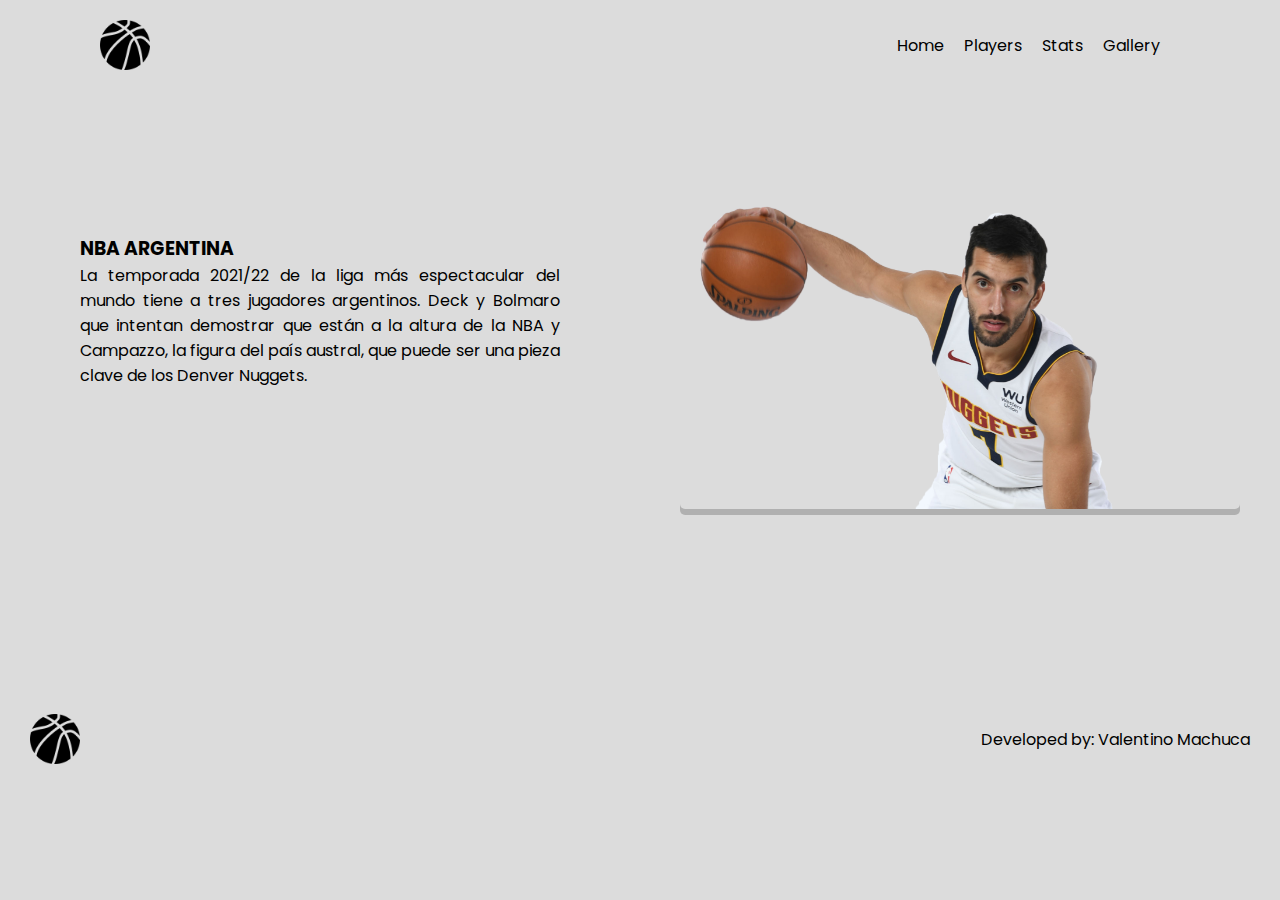
<file: index.html>
<!DOCTYPE html>
<html lang="en">
  <head>
    <meta charset="UTF-8">
    <meta http-equiv="X-UA-Compatible" content="IE=edge">
    <meta name="viewport" content="width=device-width, initial-scale=1.0">
    <title>NBA LATAM</title>
    <link rel="icon" href="media/icon.ico">
    <link rel="stylesheet" href="src/master.css">
    <link href='https://fonts.googleapis.com/css?family=Poppins' rel='stylesheet'>
  </head>
  <body>
      <div class="nave">
        <div class="logo">
          <img src="media/logo.png">
          <div class="title"><h3>NBA LATAM</h3></div>
        </div>
        <div class="menu">
          <ul>
            <li class="list">
              <img src="media/home.png">
              <a href="index.html">Home</a>
            </li>
            <li class="list">
              <img src="media/players.png">
              <a href="players.html">Players</a>
            </li>
            <li class="list">
              <img src="media/stats.png">
              <a href="stats.html">Stats</a>
            </li>
            <li class="list">
              <img src="media/gallery.png">
              <a href="gallery.html">Gallery</a>
            </li>
          </ul>
        </div>
      </div>
      <div class="main-content">
        <div class="main-text">
          <h3>NBA ARGENTINA</h3>
          <p>La temporada 2021/22 de la liga más espectacular del mundo tiene a tres jugadores argentinos.
            Deck y Bolmaro que intentan demostrar que están a la altura de la NBA y Campazzo, la figura del país austral, que puede ser una pieza clave de los Denver Nuggets.</p>
        </div>
        <div class="main-img">
          <img src="media/facu.png">
        </div>
      </div>
      <div class="footer">
        <div class="back">
          <img src="media/logo.png">
          <p>Developed by: Valentino Machuca</p>
        </div>
      </div>
  </body>
</html>
</file>
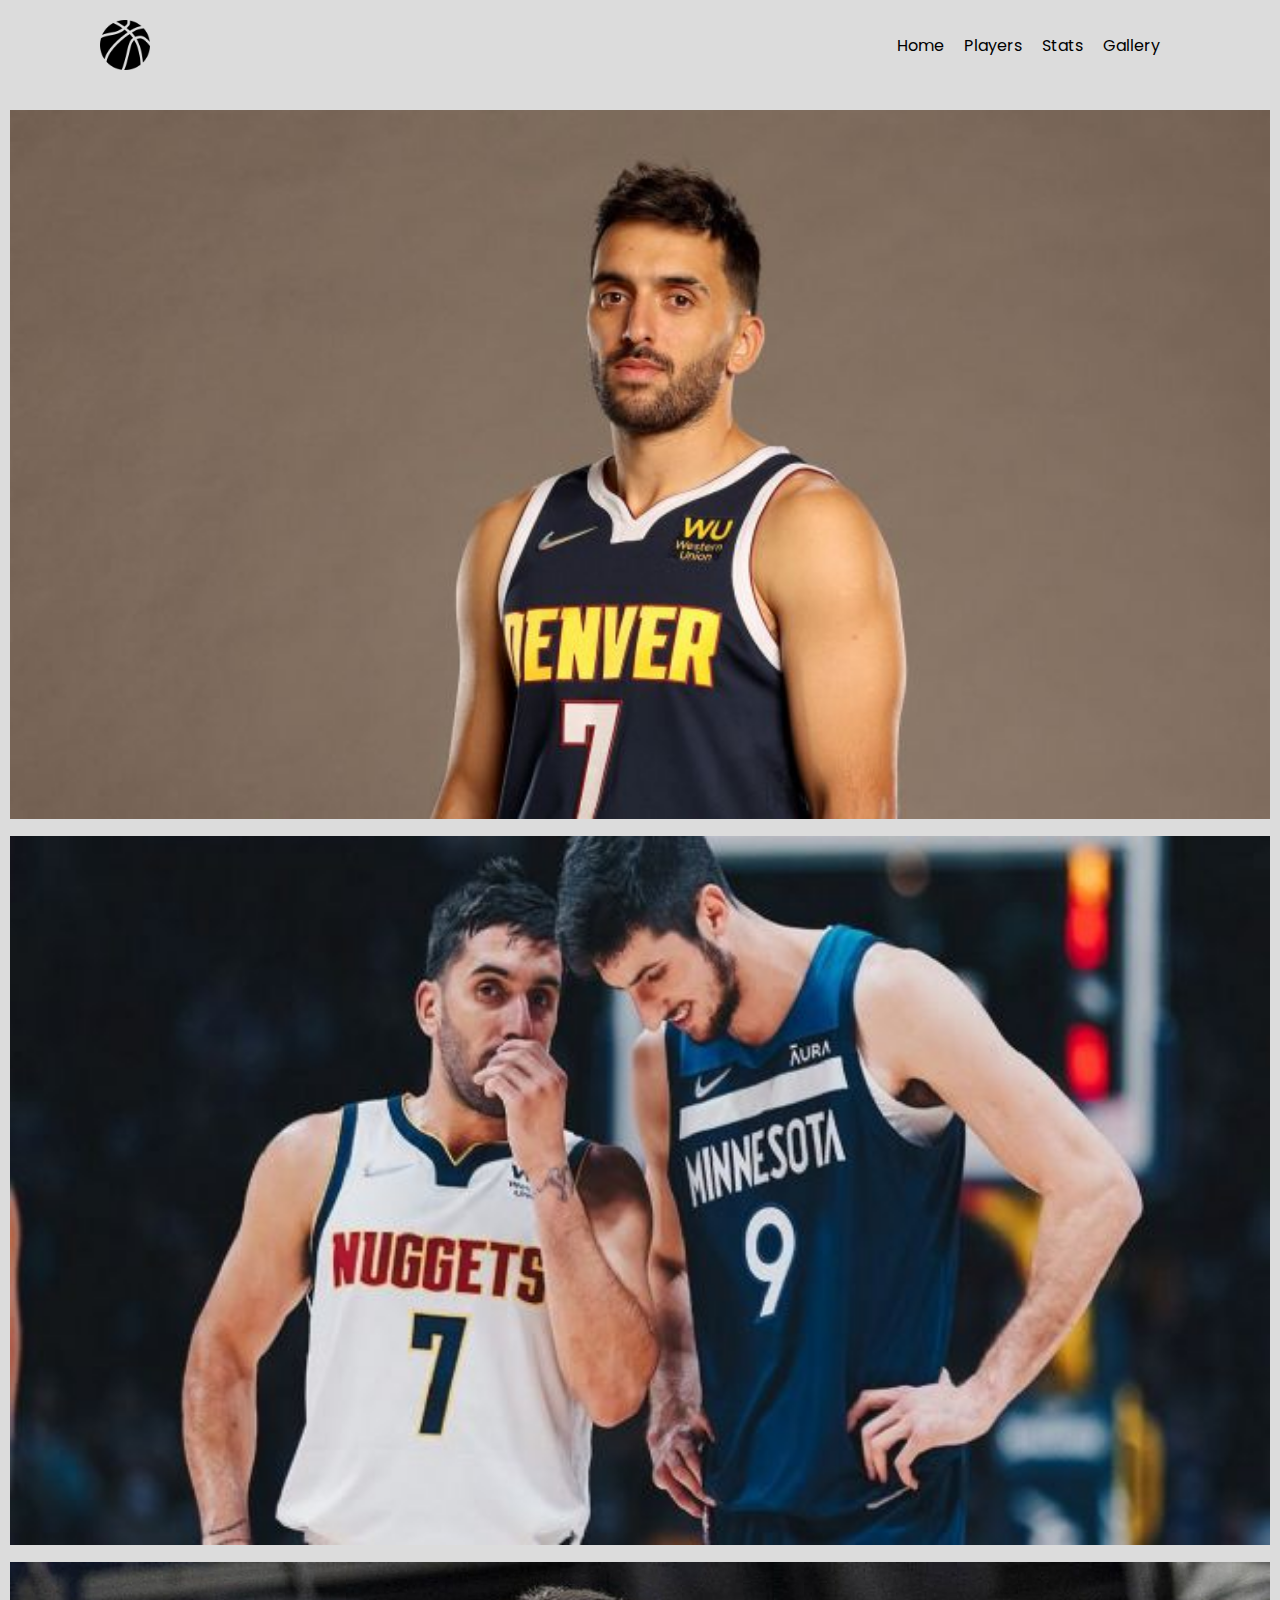
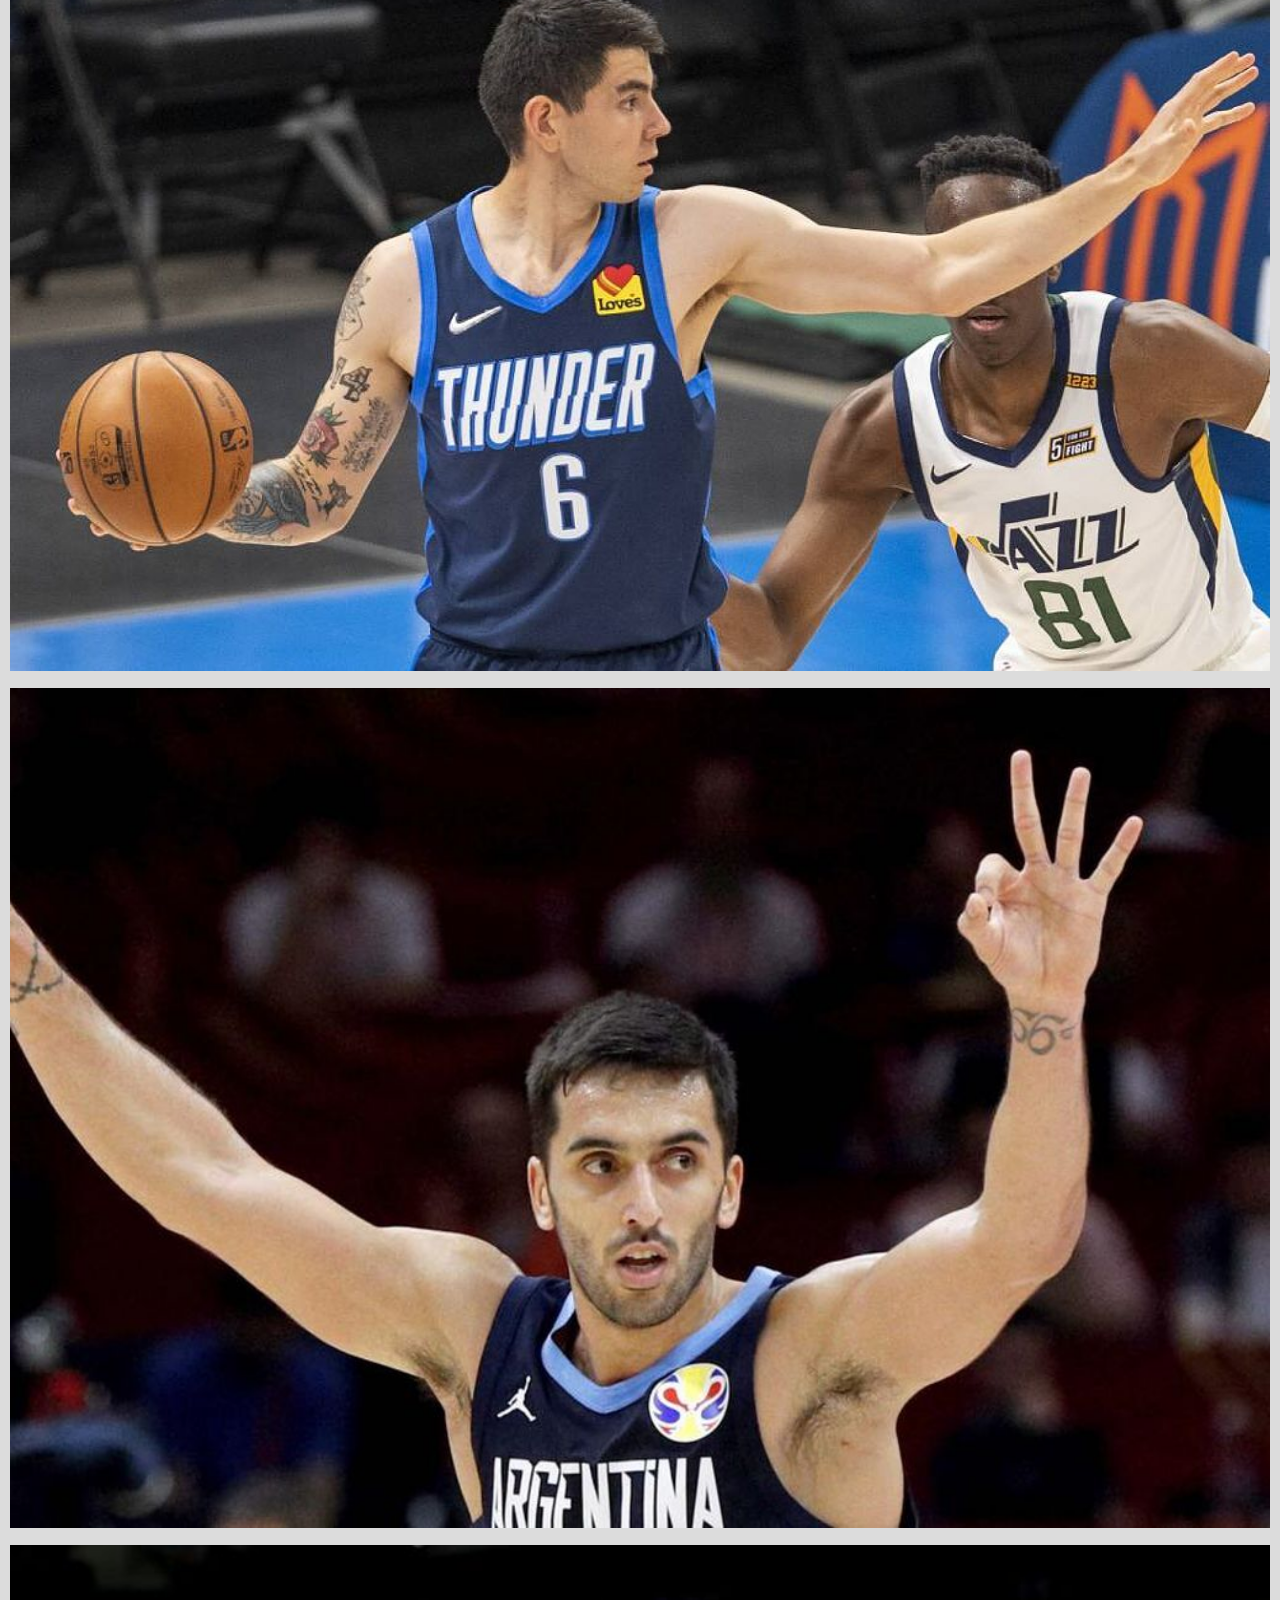
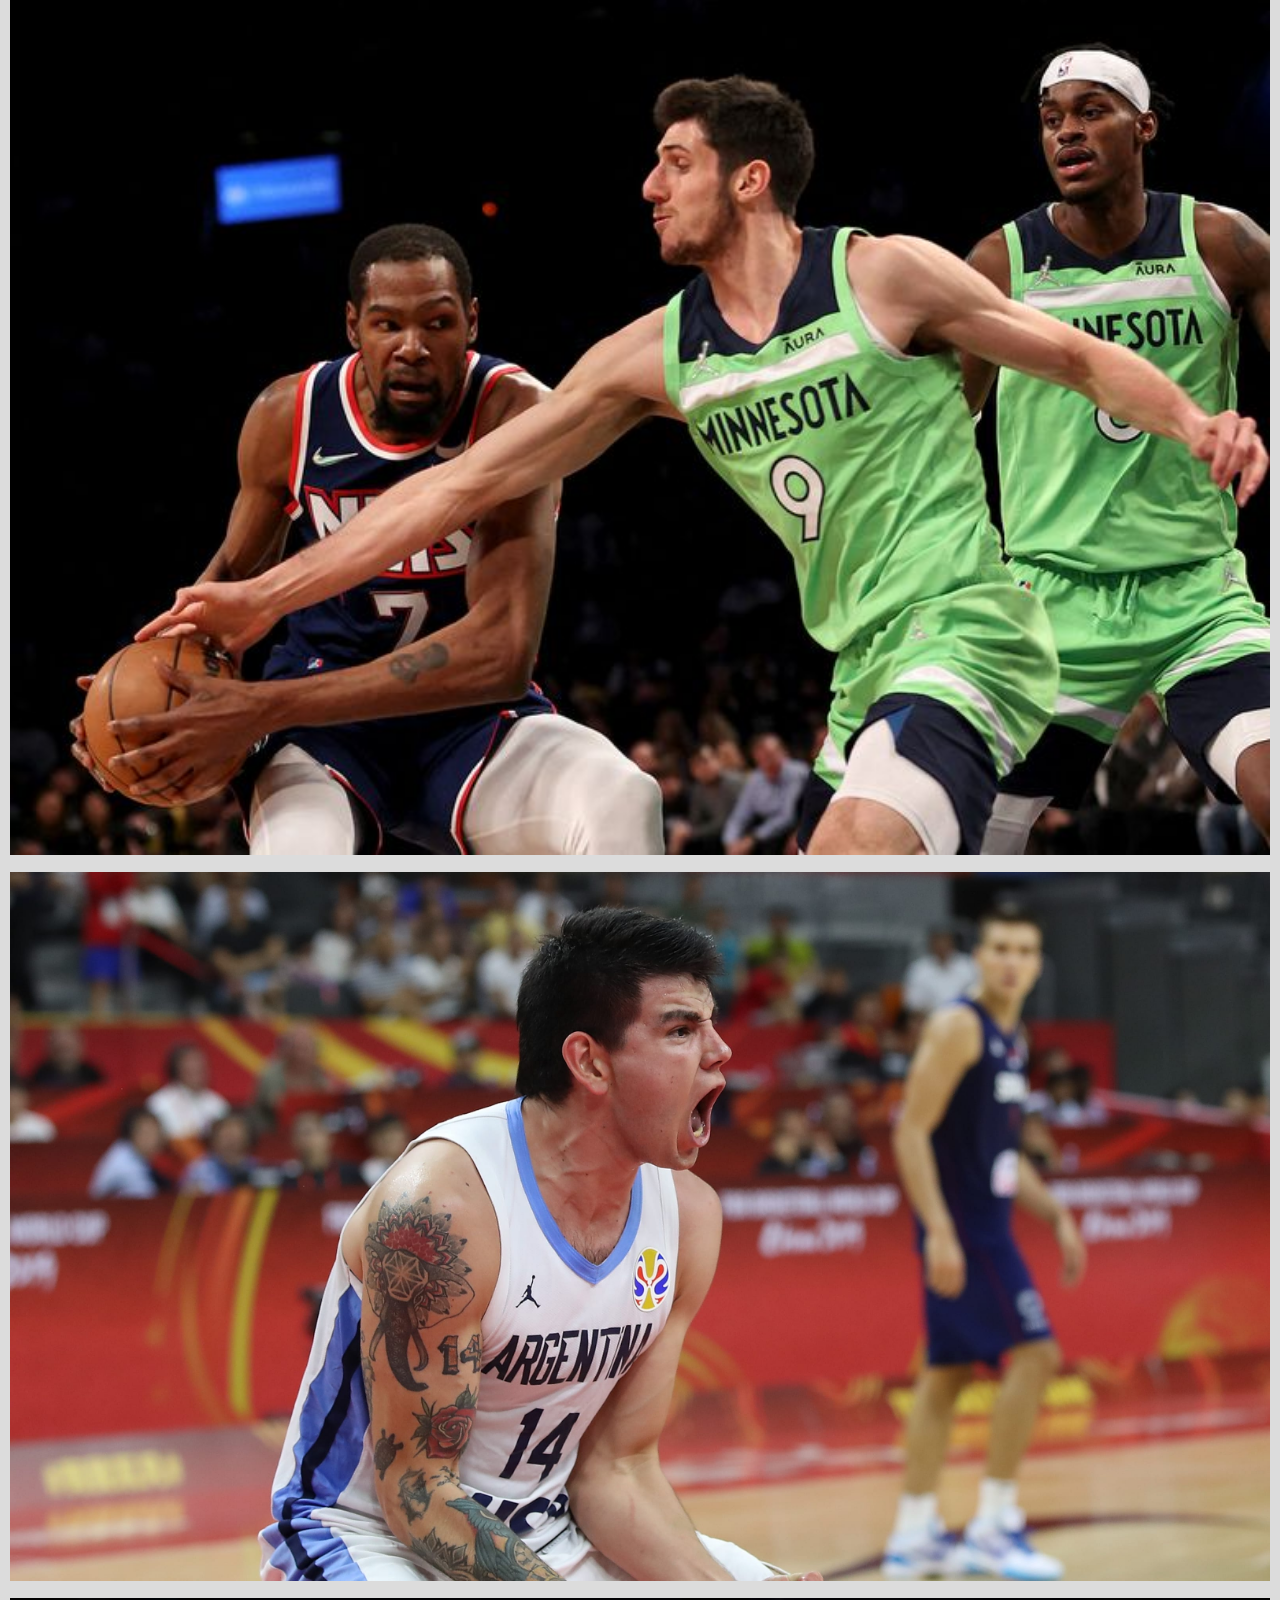
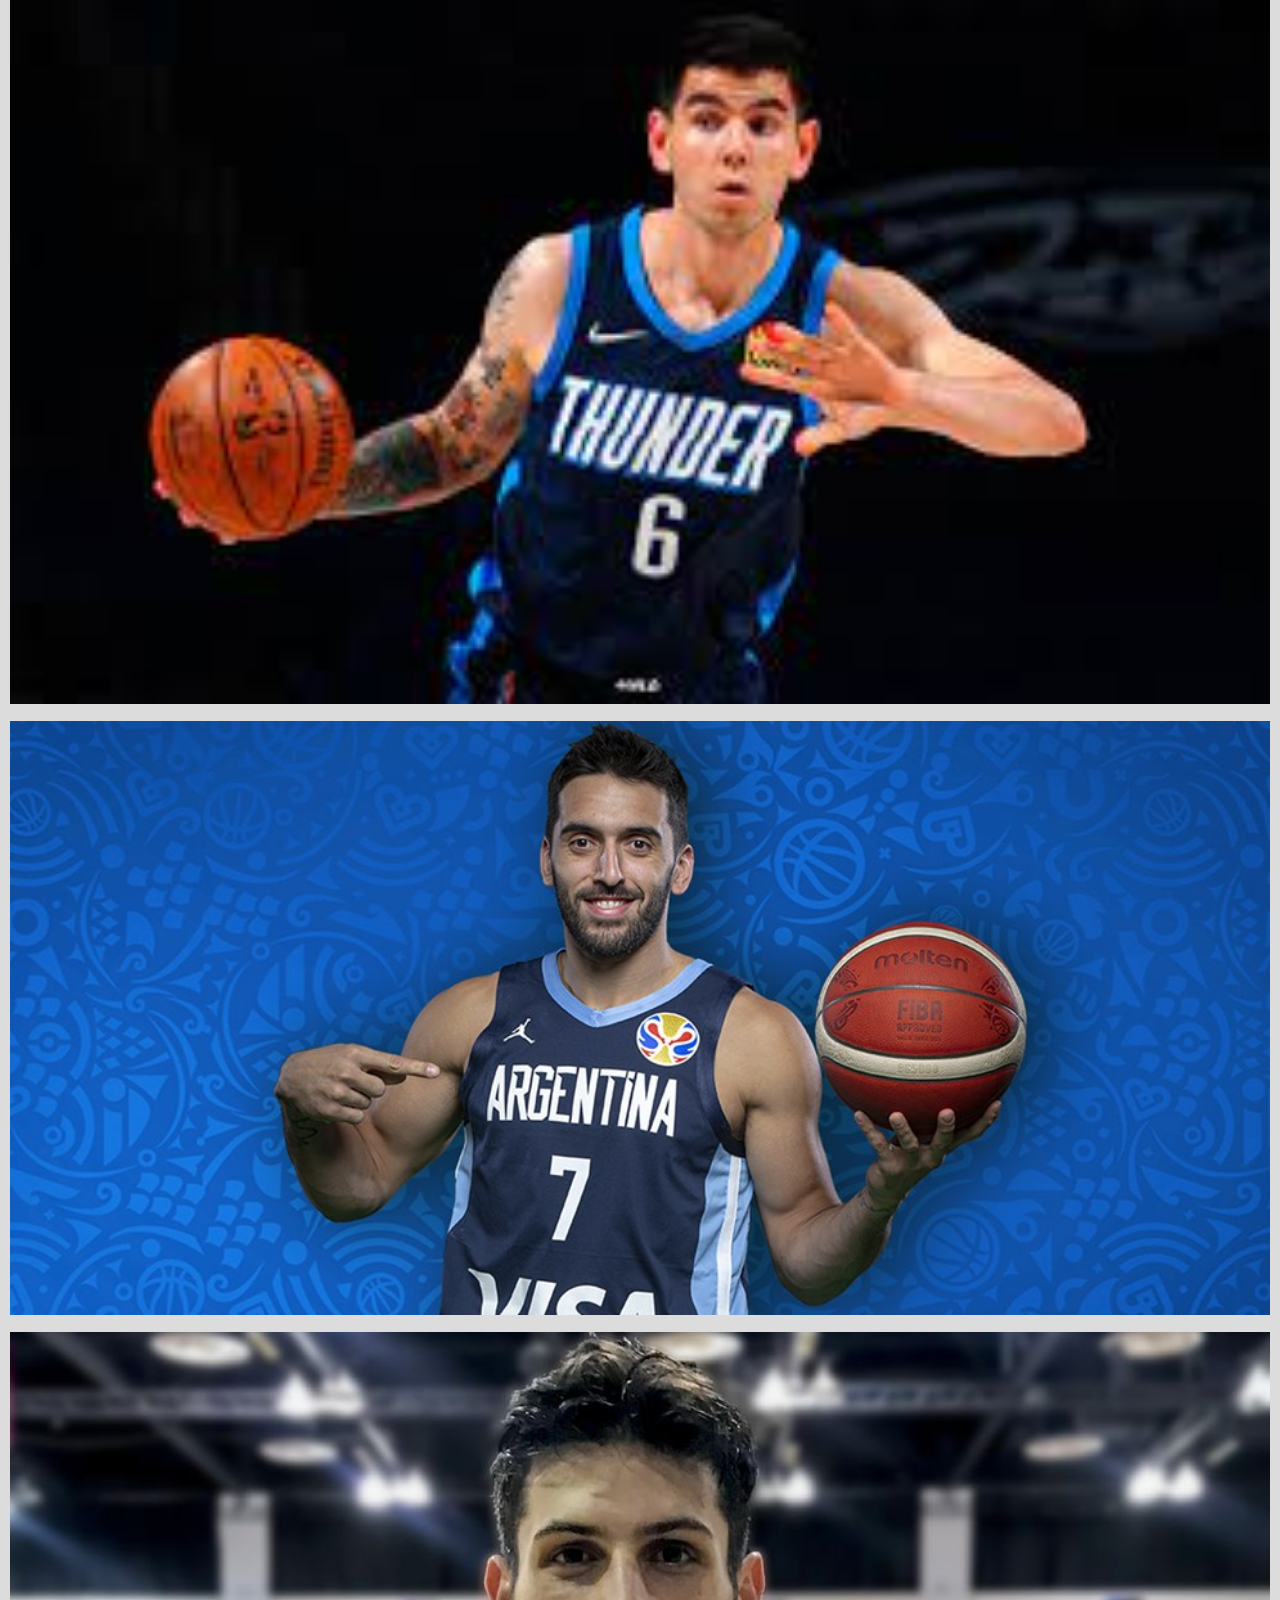
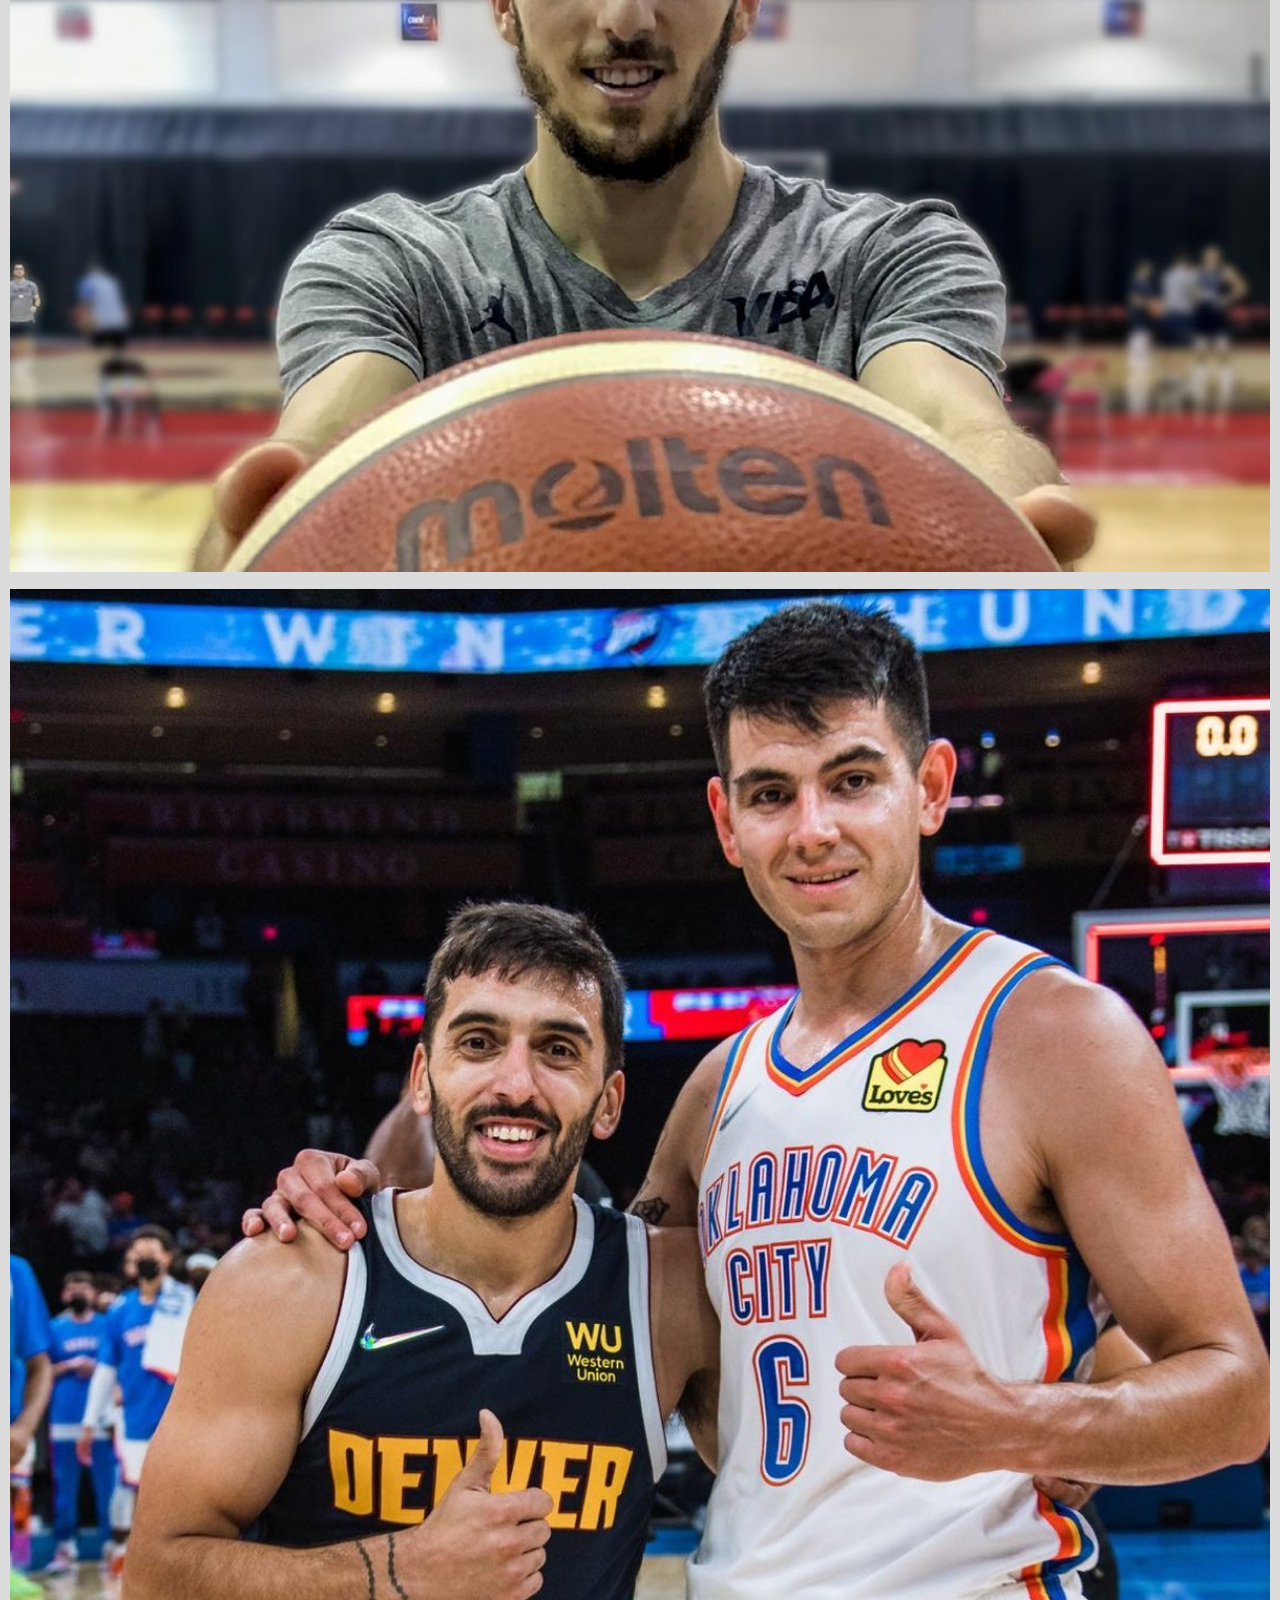
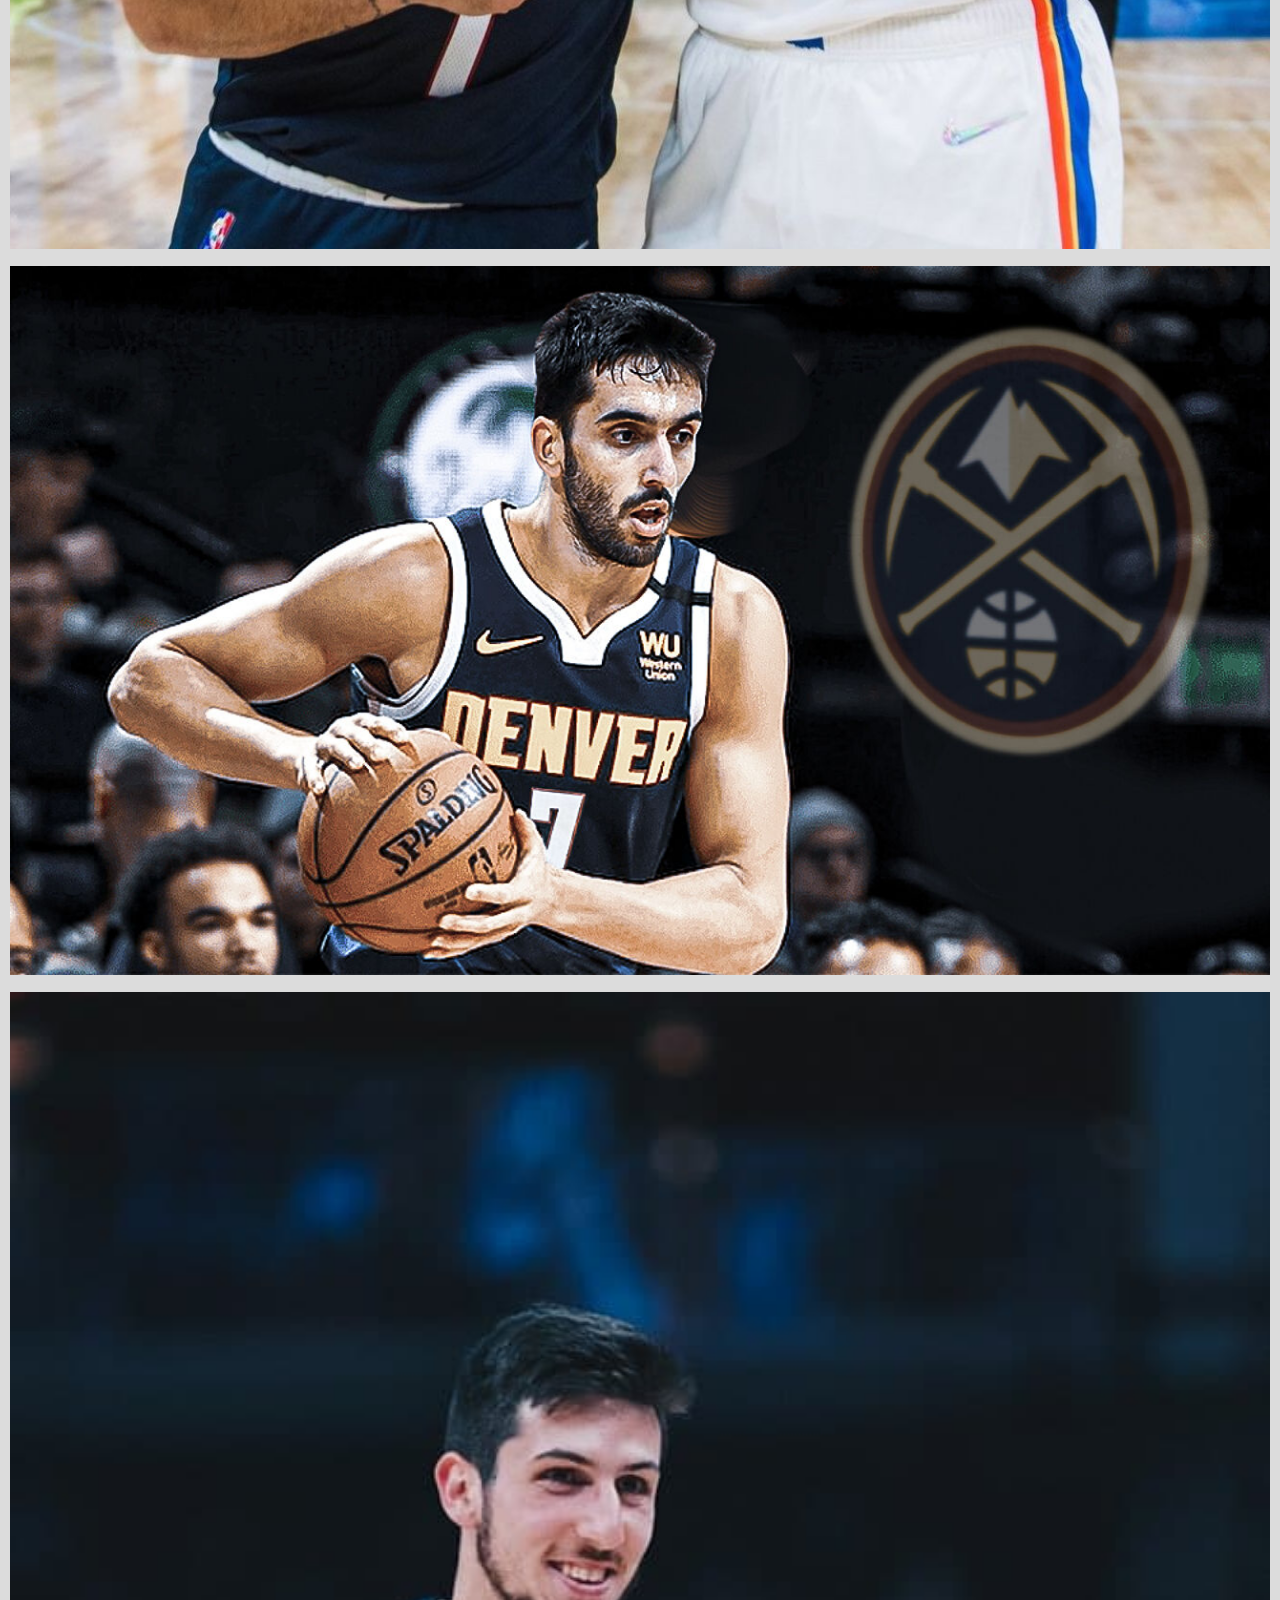
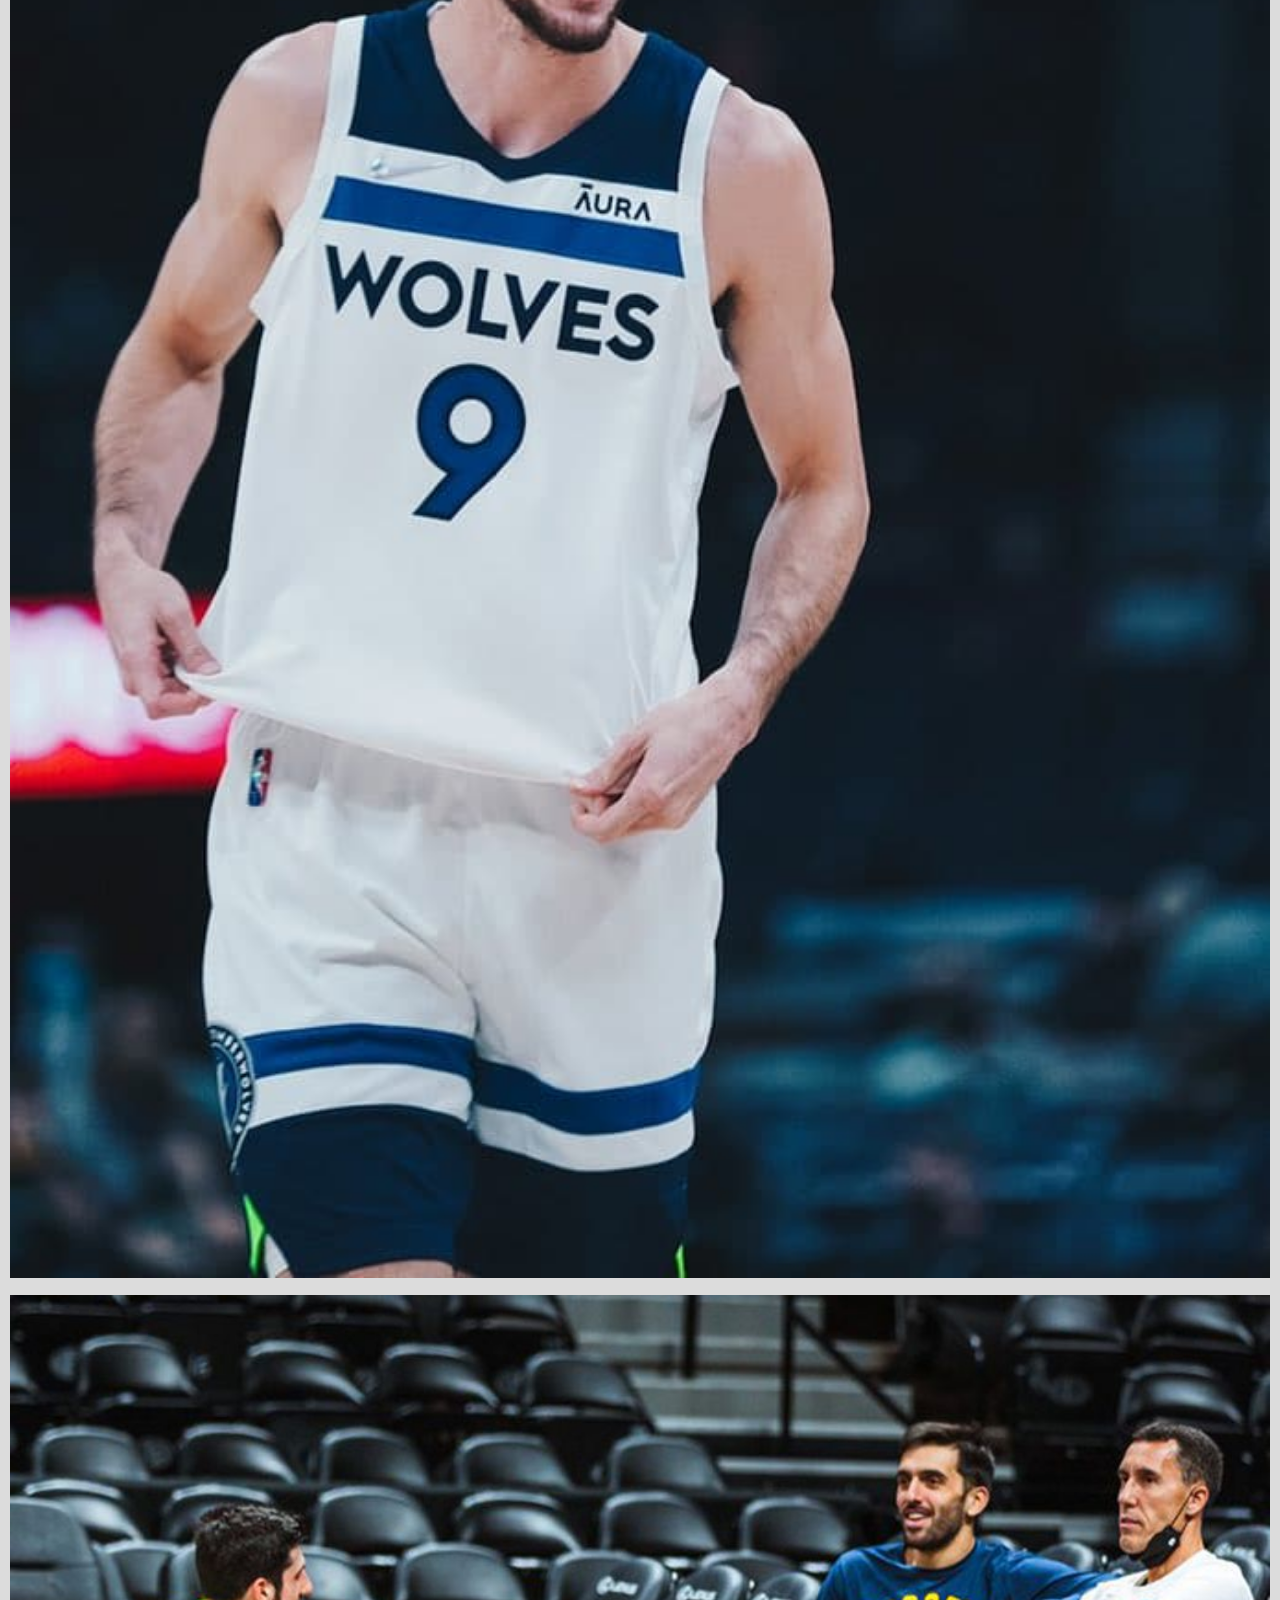
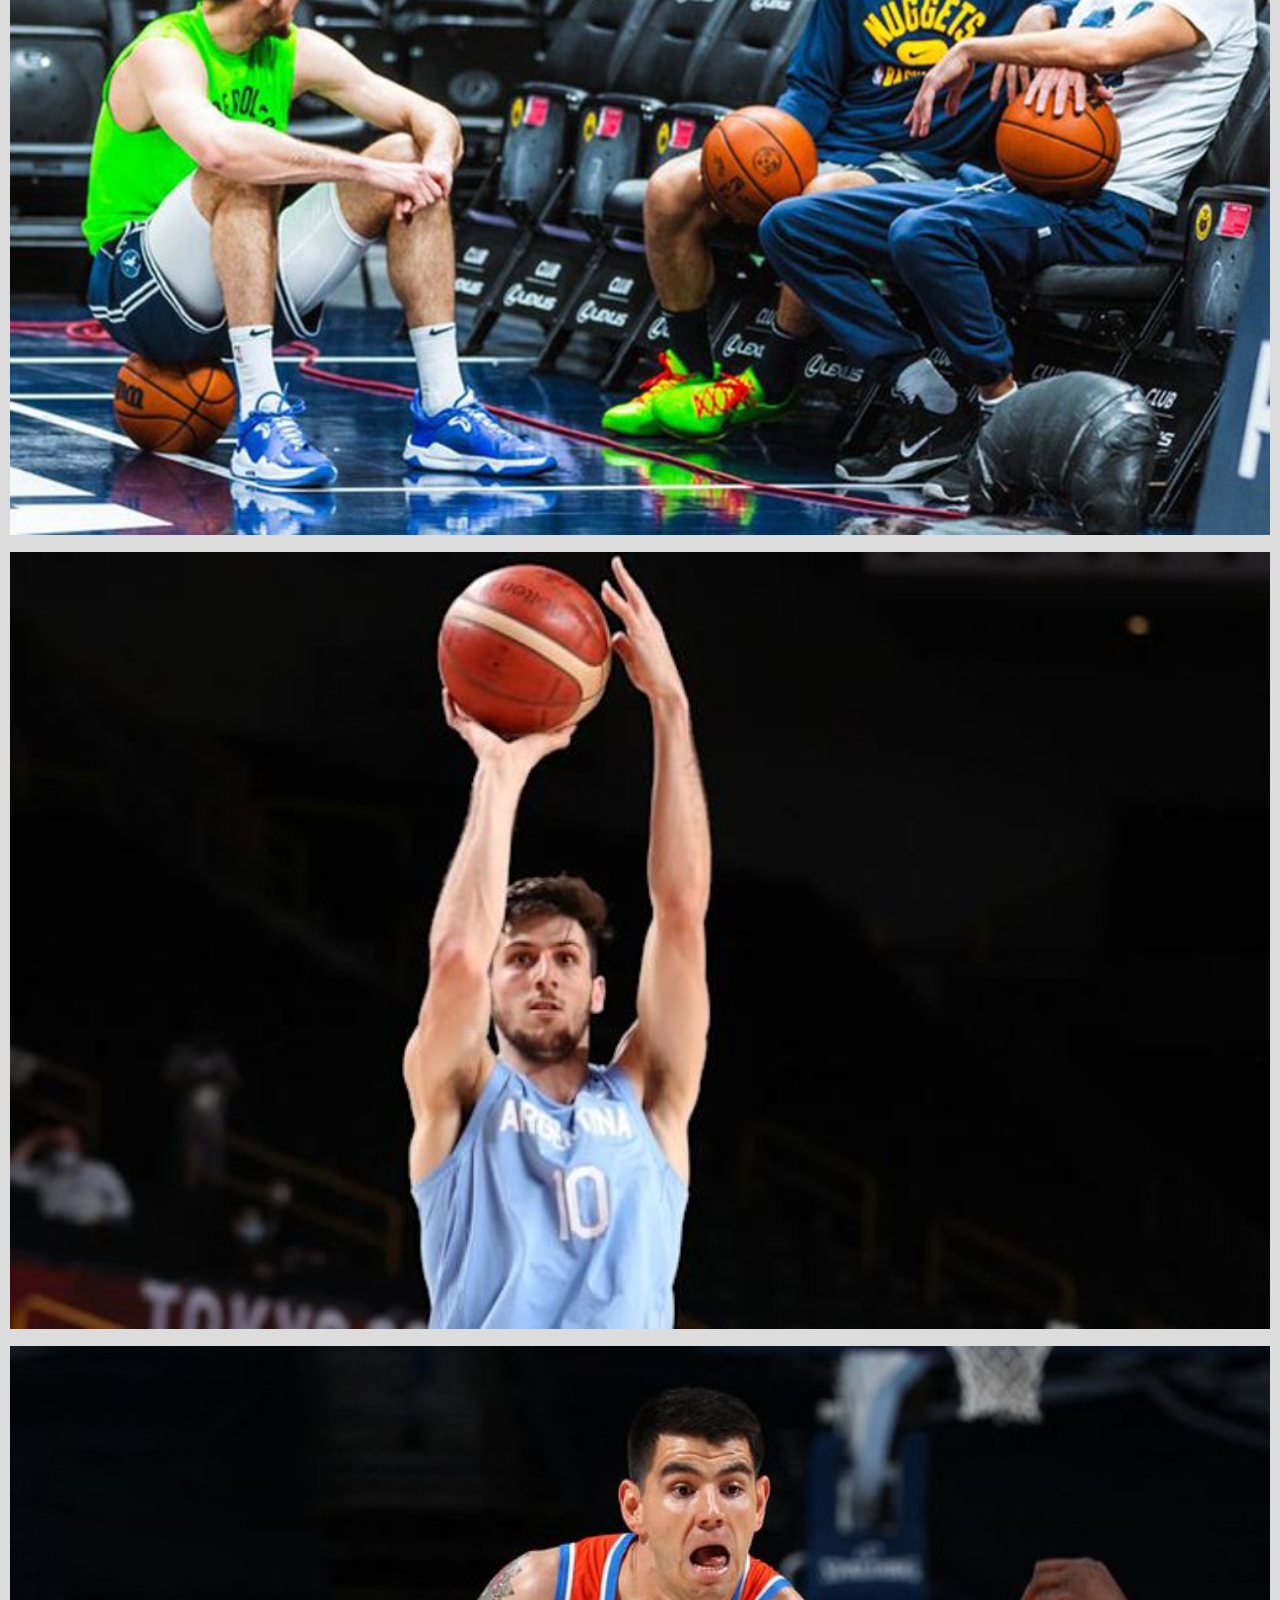
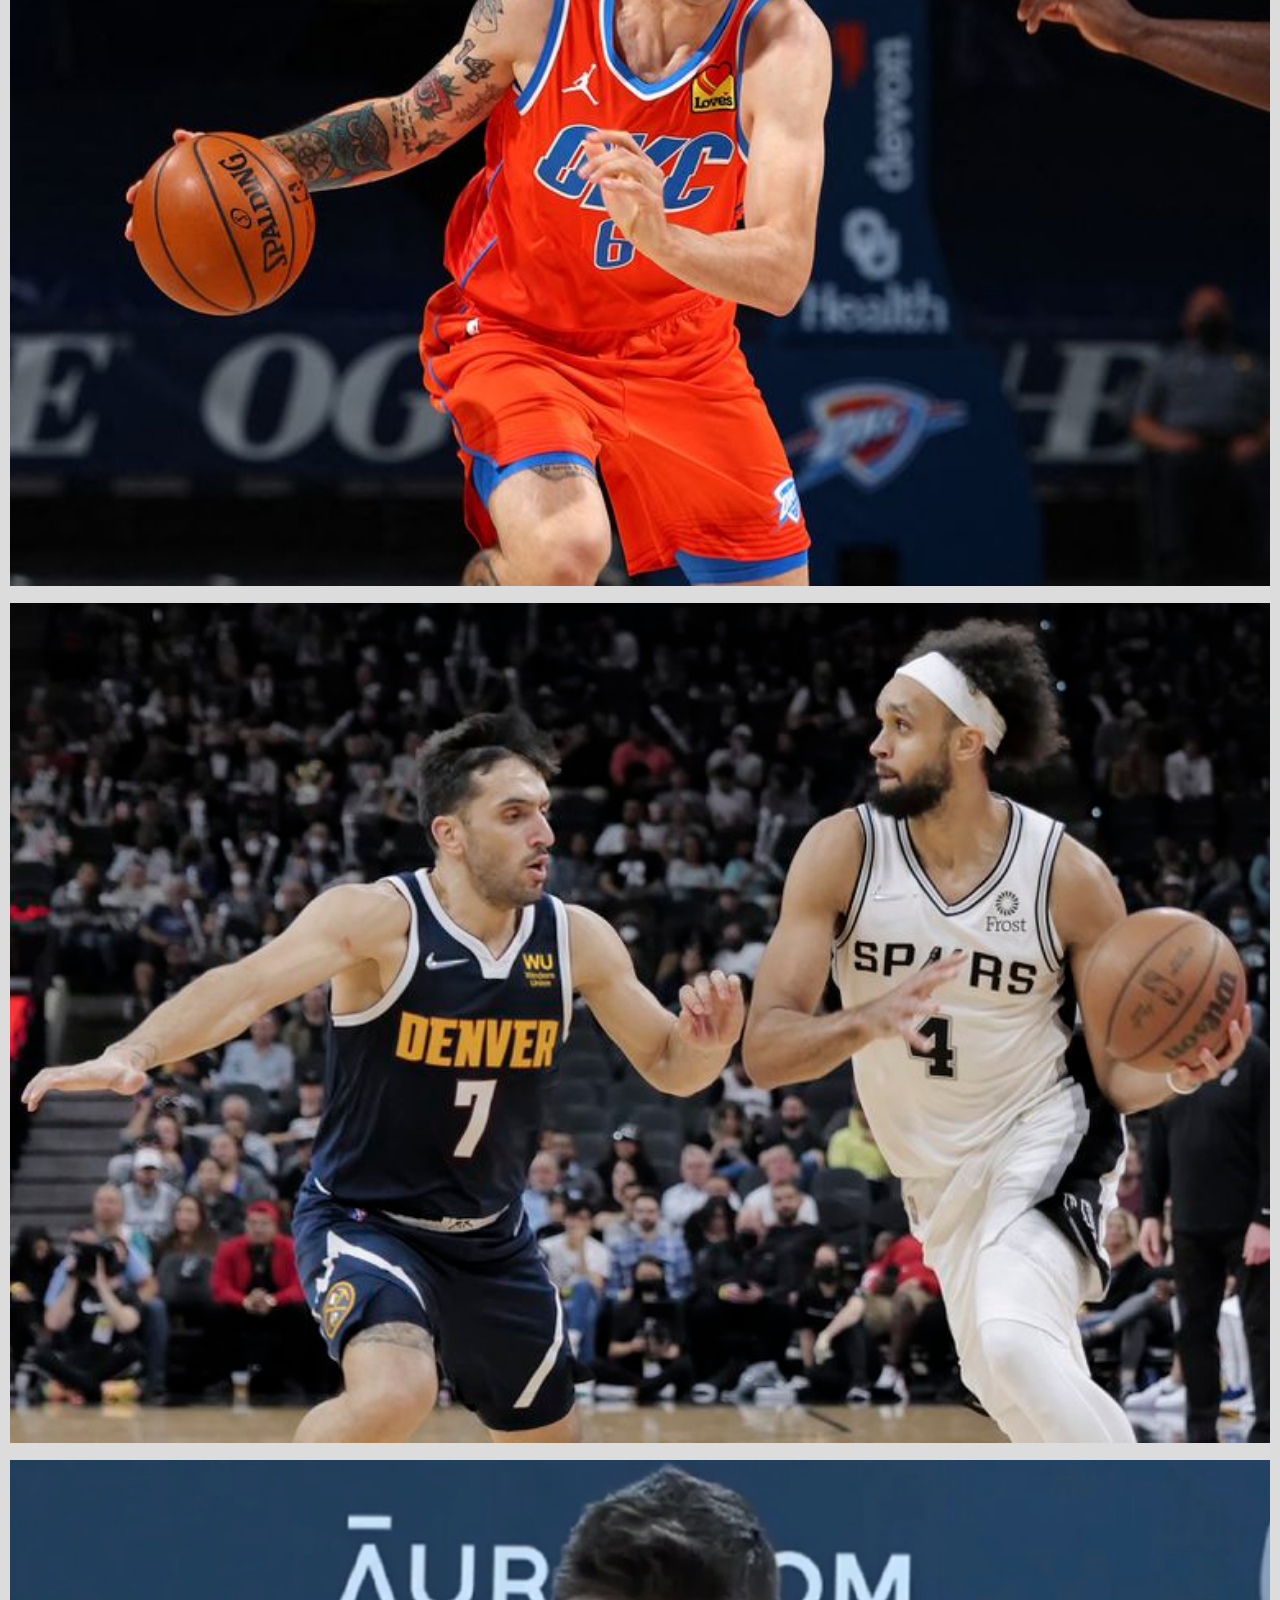
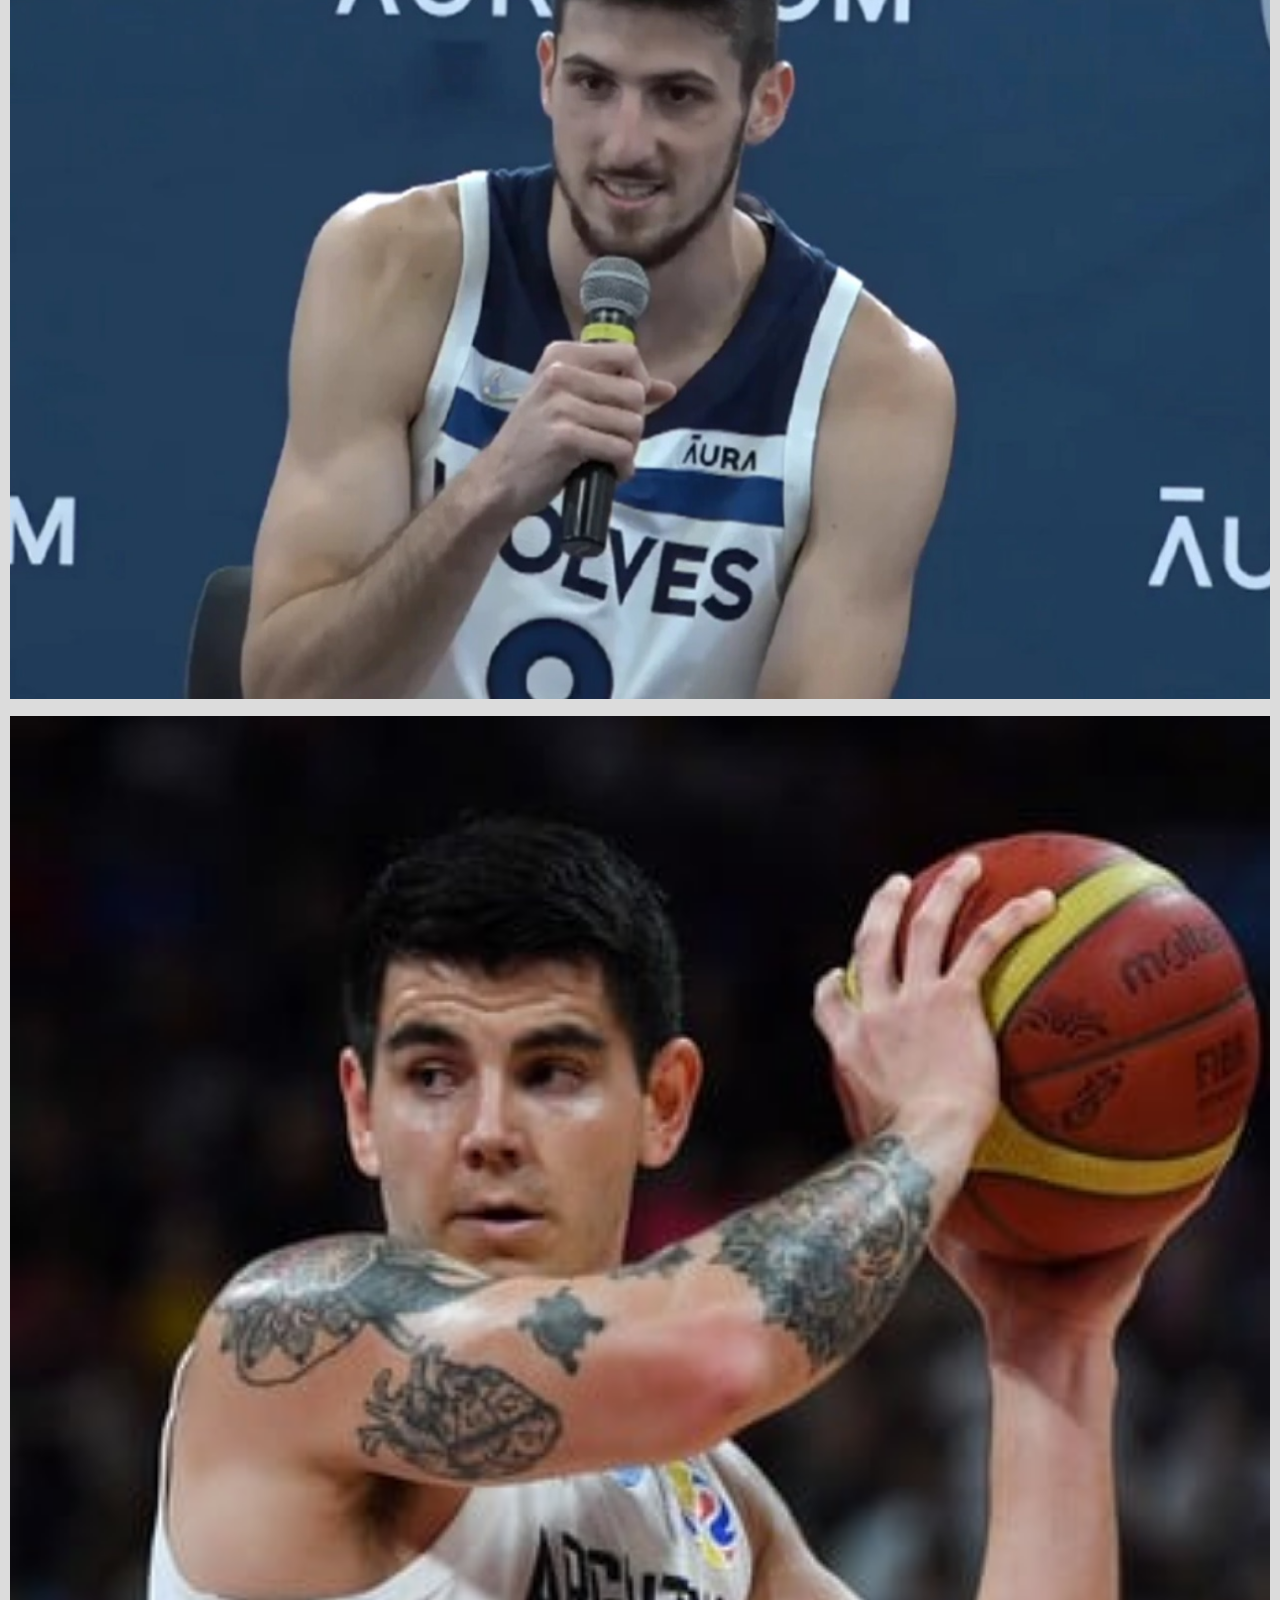
<file: gallery.html>
<!DOCTYPE html>
<html lang="en">
<head>
  <meta charset="UTF-8">
  <meta http-equiv="X-UA-Compatible" content="IE=edge">
  <meta name="viewport" content="width=device-width, initial-scale=1.0">
  <link rel="stylesheet" href="src/master.css">
  <link rel="stylesheet" href="src/gallery.css">
  <link href="https://cdn.jsdelivr.net/npm/bootstrap@5.1.3/dist/css/bootstrap.min.css" rel="stylesheet" integrity="sha384-1BmE4kWBq78iYhFldvKuhfTAU6auU8tT94WrHftjDbrCEXSU1oBoqyl2QvZ6jIW3" crossorigin="anonymous">
  <link href='https://fonts.googleapis.com/css?family=Poppins' rel='stylesheet'>
  <link rel="icon" href="media/icon.ico">
  <title>NBA LATAM</title>
</head>
<body>
  <div class="background">
    <div class="nave">
      <div class="logo">
        <img src="media/logo.png">
        <div class="title"><h3>NBA LATAM</h3></div>
      </div>
      <div class="menu">
        <ul>
          <li class="list">
            <img src="media/home.png">
            <a href="index.html">Home</a>
          </li>
          <li class="list">
            <img src="media/players.png">
            <a href="players.html">Players</a>
          </li>
          <li class="list">
            <img src="media/stats.png">
            <a href="stats.html">Stats</a>
          </li>
          <li class="list">
            <img src="media/gallery.png">
            <a href="gallery.html">Gallery</a>
          </li>
        </ul>
       </div>
      </div>
    <div class="container">
      <div class="row align-items-center">
        <div class="col">
          <img src="media/gallery/facu-1.jpg">
          <img src="media/gallery/leo-2.jpg">
          <img src="media/gallery/deck-3.jpg">
          <img src="media/gallery/facu-6.jpg">
          <img src="media/gallery/leo-6.jpg">
          <img src="media/gallery/deck-5.jpg">
          <img src="media/gallery/deck-2.jpg">
        </div>
        <div class="col">
          <img src="media/gallery/facu-2.jpg">
          <img src="media/gallery/leo-1.jpg">
          <img src="media/gallery/deck-4.jpg">
          <img src="media/gallery/facu-5.jpg">
          <img src="media/gallery/leo-4.jpg">
        </div>
        <div class="col">
          <img src="media/gallery/facu-3.jpg">
          <img src="media/gallery/leo-3.jpg">
          <img src="media/gallery/deck-1.jpg">
          <img src="media/gallery/facu-4.jpg">
          <img src="media/gallery/leo-5.jpg">
          <img src="media/gallery/deck-6.jpg">
        </div>
      </div>
    </div>
    <div class="footer">
      <div class="back">
        <img src="media/logo.png">
        <p>Developed by: Valentino Machuca</p>
      </div>
    </div>
</body>
</html>
</file>
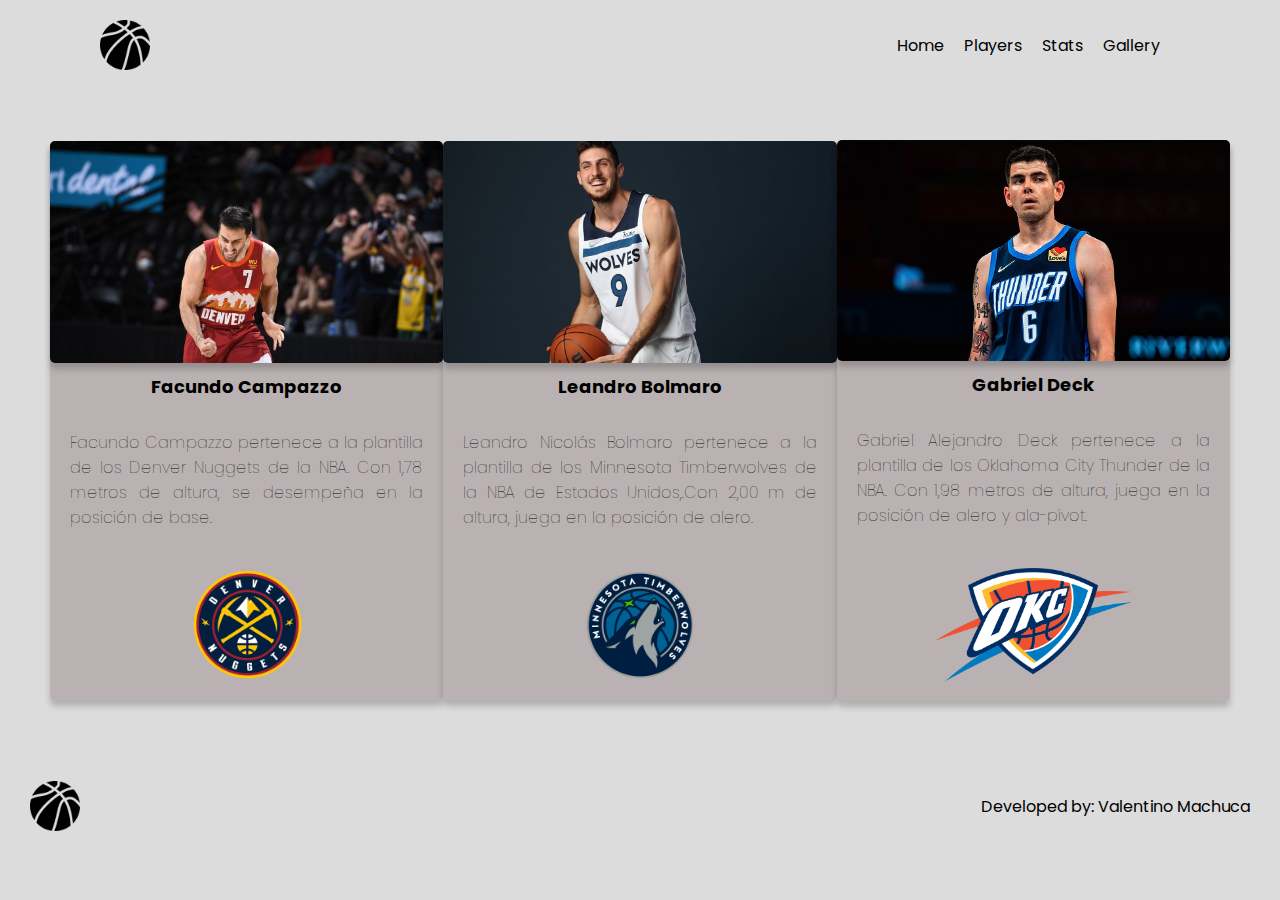
<file: players.html>
<!DOCTYPE html>
<html lang="en">
<head>
  <meta charset="UTF-8">
  <meta http-equiv="X-UA-Compatible" content="IE=edge">
  <meta name="viewport" content="width=device-width, initial-scale=1.0">
  <link rel="stylesheet" href="src/master.css">
  <link rel="stylesheet" href="src/ply.css">
  <link href='https://fonts.googleapis.com/css?family=Poppins' rel='stylesheet'>
  <link rel="icon" href="media/icon.ico">
  <title>NBA LATAM</title>
</head>
<body>
  <div class="nave">
    <div class="logo">
      <img src="media/logo.png">
      <div class="title"><h3>NBA LATAM</h3></div>
    </div>
    <div class="menu">
      <ul>
        <li class="list">
          <img src="media/home.png">
          <a href="index.html">Home</a>
        </li>
        <li class="list">
          <img src="media/players.png">
          <a href="players.html">Players</a>
        </li>
        <li class="list">
          <img src="media/stats.png">
          <a href="stats.html">Stats</a>
        </li>
        <li class="list">
          <img src="media/gallery.png">
          <a href="gallery.html">Gallery</a>
        </li>
      </ul>
    </div>
  </div>
  <div class="players">
    <div class="card">
      <img src="media/facu.jpg">
      <h4>Facundo Campazzo</h4>
      <p>Facundo Campazzo pertenece a la plantilla de los Denver Nuggets de la NBA. 
        Con 1,78 metros de altura, se desempeña en la posición de base.</p>
      <div class="team">
        <img src="media/denver.png">
      </div>
    </div>
    <div class="card">
      <img src="media/lea.jpg">
      <h4>Leandro Bolmaro</h4>
      <p>Leandro Nicolás Bolmaro pertenece a la plantilla de los Minnesota Timberwolves de la NBA de Estados Unidos,
        ​.Con 2,00 m de altura, juega en la posición de alero.</p>
      <div class="team">
        <img src="media/minnesota.png">
      </div>
    </div>
    <div class="card">
      <img src="media/gabi.jpg">
      <h4>Gabriel Deck</h4>
      <p>Gabriel Alejandro Deck pertenece a la plantilla de los Oklahoma City Thunder de la NBA. Con 1,98 metros de altura, juega en la posición de alero y ala-pívot.</p>
      <div class="team">
        <img src="media/oklahoma.png">
      </div>
    </div>
  </div>
  <div class="footer">
    <div class="back">
      <img src="media/logo.png">
      <p>Developed by: Valentino Machuca</p>
    </div>
  </div>
</body>
</html>
</file>
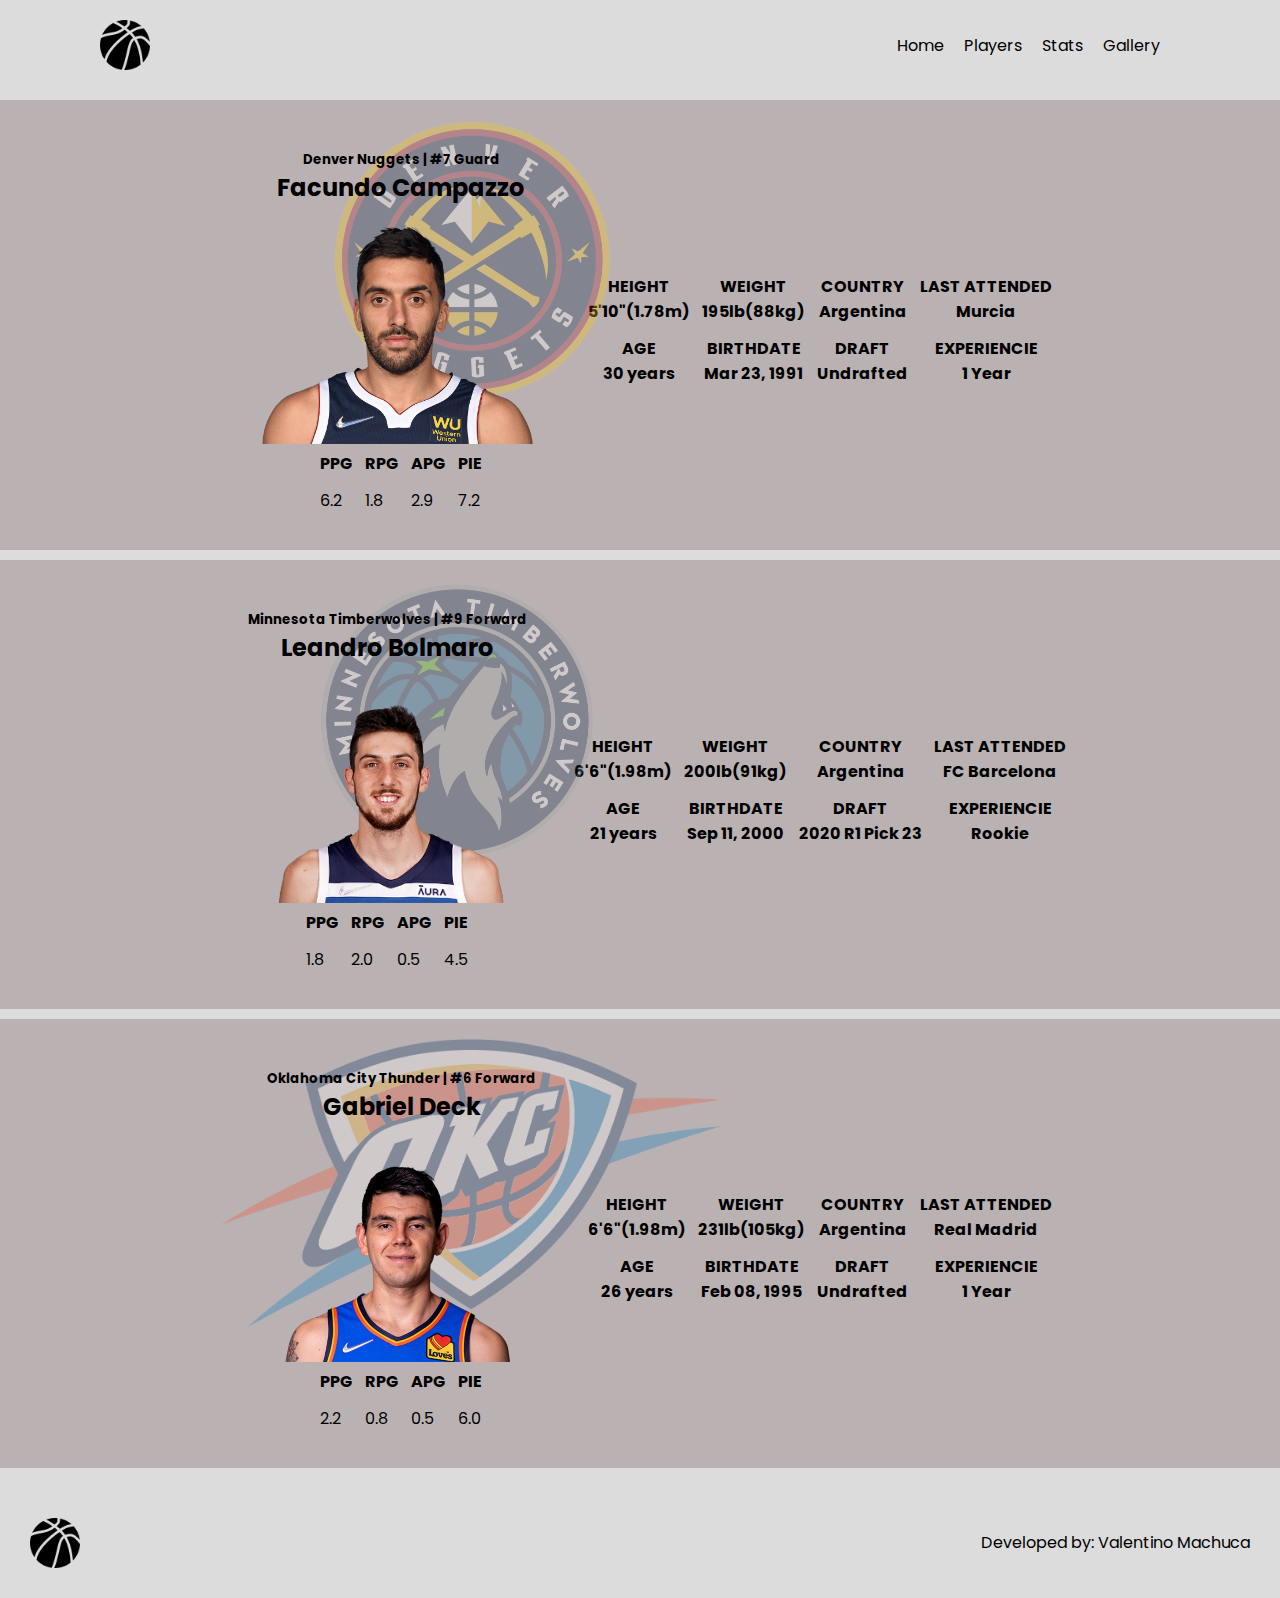
<file: stats.html>
<!DOCTYPE html>
<html lang="en">
<head>
  <meta charset="UTF-8">
  <meta http-equiv="X-UA-Compatible" content="IE=edge">
  <meta name="viewport" content="width=device-width, initial-scale=1.0">
  <link rel="stylesheet" href="src/master.css">
  <link rel="stylesheet" href="src/stats.css">
  <link href='https://fonts.googleapis.com/css?family=Poppins' rel='stylesheet'>
  <link rel="icon" href="media/icon.ico">
  <title>NBA LATAM</title>
</head>
<body>
  <div class="nave">
    <div class="logo">
      <img src="media/logo.png">
      <div class="title"><h3>NBA LATAM</h3></div>
    </div>
    <div class="menu">
      <ul>
        <li class="list">
          <img src="media/home.png">
          <a href="index.html">Home</a>
        </li>
        <li class="list">
          <img src="media/players.png">
          <a href="players.html">Players</a>
        </li>
        <li class="list">
          <img src="media/stats.png">
          <a href="stats.html">Stats</a>
        </li>
        <li class="list">
          <img src="media/gallery.png">
          <a href="gallery.html">Gallery</a>
        </li>
      </ul>
    </div>
  </div>
  <div class="main">
    <div class="stats">
      <div class="backg">
        <img src="media/denver.png">
      </div>
      <div class="display">
          <div class="titles">
          <h5 style="text-align: center;">Denver Nuggets | #7 Guard</h5>
          <h2 style="text-align: center;padding-bottom: 20px;">Facundo Campazzo</h2>
          </div>
          <div class="percentages">
              <img src="media/facu-stats.png">
              <table>
                  <tr>
                      <th>PPG</th><th>RPG</th><th>APG</th><th>PIE</th>
                  </tr>
                  <tr>
                      <td>6.2</td><td>1.8</td><td>2.9</td><td>7.2</td>
                  </tr>
              </table>
          </div>
          </div>
          <div class="info">
          <table>
              <tr>
                 <th>HEIGHT<br>5'10"(1.78m)</th>
                  <th>WEIGHT<br>195lb(88kg)</th>
                  <th>COUNTRY<br>Argentina</th>
                  <th>LAST ATTENDED<br>Murcia</th>
              </tr>
              <tr>
                  <th>AGE<br>30 years</th>
                  <th>BIRTHDATE<br>Mar 23, 1991</th>
                  <th>DRAFT<br>Undrafted</th>
                  <th>EXPERIENCIE<br>1 Year</th>
              </tr>
          </table>
      </div>
    </div>
    <div class="stats">
      <div class="backg">
        <img src="media/minnesota.png">
      </div>
        <div class="display">
            <div class="titles">
            <h5 style="text-align: center;">Minnesota Timberwolves | #9 Forward</h5>
            <h2 style="text-align: center;padding-bottom: 20px;">Leandro Bolmaro</h2>
            </div>
            <div class="percentages">
                <img src="media/bolmaro-stats.png">
                <table>
                    <tr>
                        <th>PPG</th><th>RPG</th><th>APG</th><th>PIE</th>
                    </tr>
                    <tr>
                        <td>1.8</td><td>2.0</td><td>0.5</td><td>4.5</td>
                    </tr>
                </table>
            </div>
            </div>
            <div class="info">
            <table>
                <tr>
                   <th>HEIGHT<br>6'6"(1.98m)</th>
                    <th>WEIGHT<br>200lb(91kg)</th>
                    <th>COUNTRY<br>Argentina</th>
                    <th>LAST ATTENDED<br>FC Barcelona</th>
                </tr>
                <tr>
                    <th>AGE<br>21 years</th>
                    <th>BIRTHDATE<br>Sep 11, 2000</th>
                    <th>DRAFT<br>2020 R1 Pick 23</th>
                    <th>EXPERIENCIE<br>Rookie</th>
                </tr>
            </table>
        </div>
    </div>
    <div class="stats">
      <div class="backg">
        <img src="media/oklahoma.png">
      </div>
      <div class="display">
          <div class="titles">
          <h5 style="text-align: center;">Oklahoma City Thunder | #6 Forward</h5>
          <h2 style="text-align: center;padding-bottom: 20px;">Gabriel Deck</h2>
          </div>
          <div class="percentages">
              <img src="media/deck-stats.png">
              <table>
                  <tr>
                      <th>PPG</th><th>RPG</th><th>APG</th><th>PIE</th>
                  </tr>
                  <tr>
                      <td>2.2</td><td>0.8</td><td>0.5</td><td>6.0</td>
                  </tr>
              </table>
          </div>
          </div>
          <div class="info">
          <table>
              <tr>
                 <th>HEIGHT<br>6'6"(1.98m)</th>
                  <th>WEIGHT<br>231lb(105kg)</th>
                  <th>COUNTRY<br>Argentina</th>
                  <th>LAST ATTENDED<br>Real Madrid</th>
              </tr>
              <tr>
                  <th>AGE<br>26 years</th>
                  <th>BIRTHDATE<br>Feb 08, 1995</th>
                  <th>DRAFT<br>Undrafted</th>
                  <th>EXPERIENCIE<br>1 Year</th>
              </tr>
          </table>
      </div>
    </div>
  </div>
  <div class="footer">
    <div class="back">
      <img src="media/logo.png">
      <p>Developed by: Valentino Machuca</p>
    </div>
  </div>
</body>
</html>
</file>
<file: src/master.css>
*{
    font-family: Poppins;
    margin: 0px;
    padding: 0px;
    box-sizing: border-box;
}

body{
    color:black;
    background-color: #dcdcdc;;
}

.nave{
    display: flex;
    justify-content: space-between;
    align-items: center;
    padding: 20px;
    padding-left: 100px;
    padding-right: 100px;
}

.logo{
    display: flex;
    align-items: center;
}

.logo h3{
    padding: 10px;
    transform: translateY(30px);
    opacity: 0;
    transition: 0.5s;
}

.logo:hover h3{
    transform: translateY(0px);
    opacity: 1;
    transition: 0.5s;
}

.logo img{
    width: 50px;
}

.logo img:hover{
    transform: rotate(360deg);
    transition: 1s;
}

.menu ul{
    display: flex;
    list-style: none;
}

.menu .list {
    display: flex;
    padding-right: 20px;
    align-items: center;
    justify-content: center;
}

.menu .list a{
    position: relative;
    text-decoration: none;
    color: black;
    opacity: 1;
    transform: translateY(0px);
    transition: 0.5s;

}
.menu .list img{
    position: absolute;
    width: 40px;
    transform: translateY(-30px);
    opacity: 0;
    transition: 0.5s;
}

.menu .list:hover a{
    opacity: 1;
    transform: translateY(30px);
    transition: 0.5s;

}

.menu .list:hover img{
    transform: translateY(0px);
    opacity: 1;
    transition: 0.5s;
}

.main-content{
    padding-top: 5%;
    display: flex;
    justify-content: space-between;
    padding-bottom: 10%;
}

.main-content .main-text{
    padding: 80px;
    max-width: 50%;
    text-align: justify;
    align-items: center;
}

.main-content .main-img{
    width: 100%;
    padding: 40px;
}

.main-content .main-img img{
    width: 100%;
    border-radius: 5px;
    box-shadow: 0 6px 0 0 rgba(0, 0, 0, 0.2);
    animation: move-vector 5s linear infinite;
}

.footer .back{
    display: flex;
    justify-content: space-between;
    align-items: center;
    text-align: center;
    width: 100%;
    padding:30px;
}

.footer .back img{
    width: 50px;
}

@keyframes move-vector {
    0%{
        transform: translateY(5px);
    }50%{
        transform: translateY(0px);
    }100%{
        transform: translateY(5px);
    }
}
</file>
<file: src/gallery.css>
.background{
  background-color: #dcdcdc;
}
.row{
  padding: 10px;
}

.row .col img{
  width: 100%;
  margin-top: 10px;
}

.title h3{
  font-size: 18px;
  font-weight: bold;
}

.col img:hover{
  box-shadow: 5px 10px 6px 0 rgba(0, 0, 0, 0.2);
}
</file>
<file: src/ply.css>
.players{
  display: flex;
  justify-content: space-between;
  align-items: center;
  padding: 50px;
}

.card{
  display: flex;
  flex-direction: column;
  align-items: center;
  width: 400px;
  height: auto;
  border-radius: 5px;
  background-color: #bab2b2;
  box-shadow: 0 6px 6px 0 rgba(0, 0, 0, 0.2);
}

.card img{
  width: 100%;
  height: auto;
  border-radius: 5px;
  box-shadow: 0 6px 6px 0 rgba(0, 0, 0, 0.2);
}

.card h4{
  padding: 10px;
  font-size: large;
}

.card p{
  padding: 20px;
  text-align: justify;
  font-weight: lighter;
}

.card .team{
  display: flex;
  justify-content: center;
}

.card .team img{
  padding: 20px;
  width: 60%;
  box-shadow: 0 0 0 0 rgba(0, 0, 0, 0);
}

.card:hover{
  box-shadow: 5px 10px 6px 0 rgba(0, 0, 0, 0.2);
}
</file>
<file: src/stats.css>
.main{
  padding-bottom: 20px;
  display: flex;
  flex-direction: column;
}

.stats{
  display: flex;
  justify-content: center;
  background-color: #bab2b2;
  margin-top: 10px;
  padding-top: 20px;
}
.stats .backg img{
  display: flex;
  justify-content: center;
  opacity: 0.3;
  position: absolute;
  width: 500px;
}
.stats .display{
    position: relative;
    display: flex;
    padding: 30px;
    align-items: center;
    flex-direction: column;
}
.stats .display .percentages{
    display: flex;
    flex-direction: column;
    align-items: center;
}
.stats .display .percentages img{
    width: 300px;
}
.stats .display .percentages table th, td{
    padding: 5px;
}
.stats .info{
    padding-top: 10px;
    display: flex;
    justify-content: center;
    padding-bottom: 20px;
}
.stats .info table{
    display: flex;
    justify-content: center;
    align-items: center;
    font-size: 16px;
}
.stats .info table th{
    padding: 5px;
}
</file>
